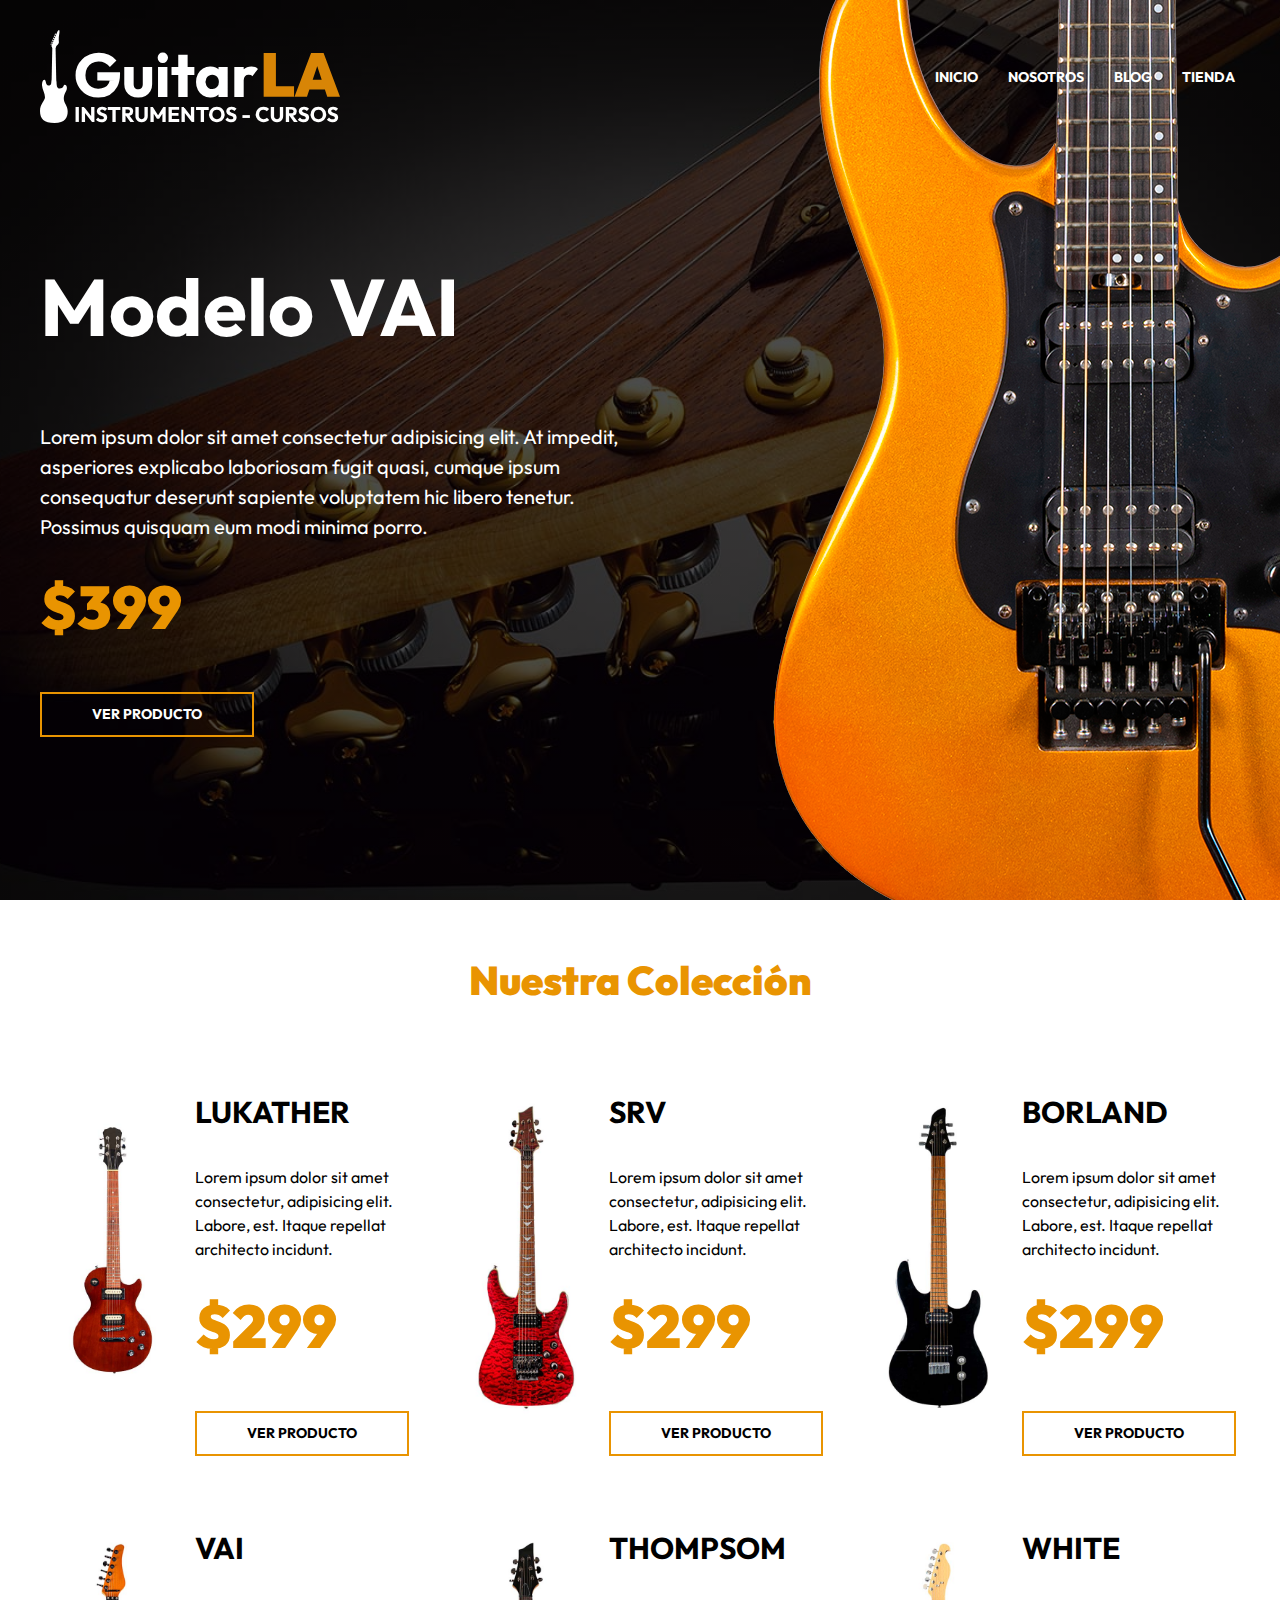
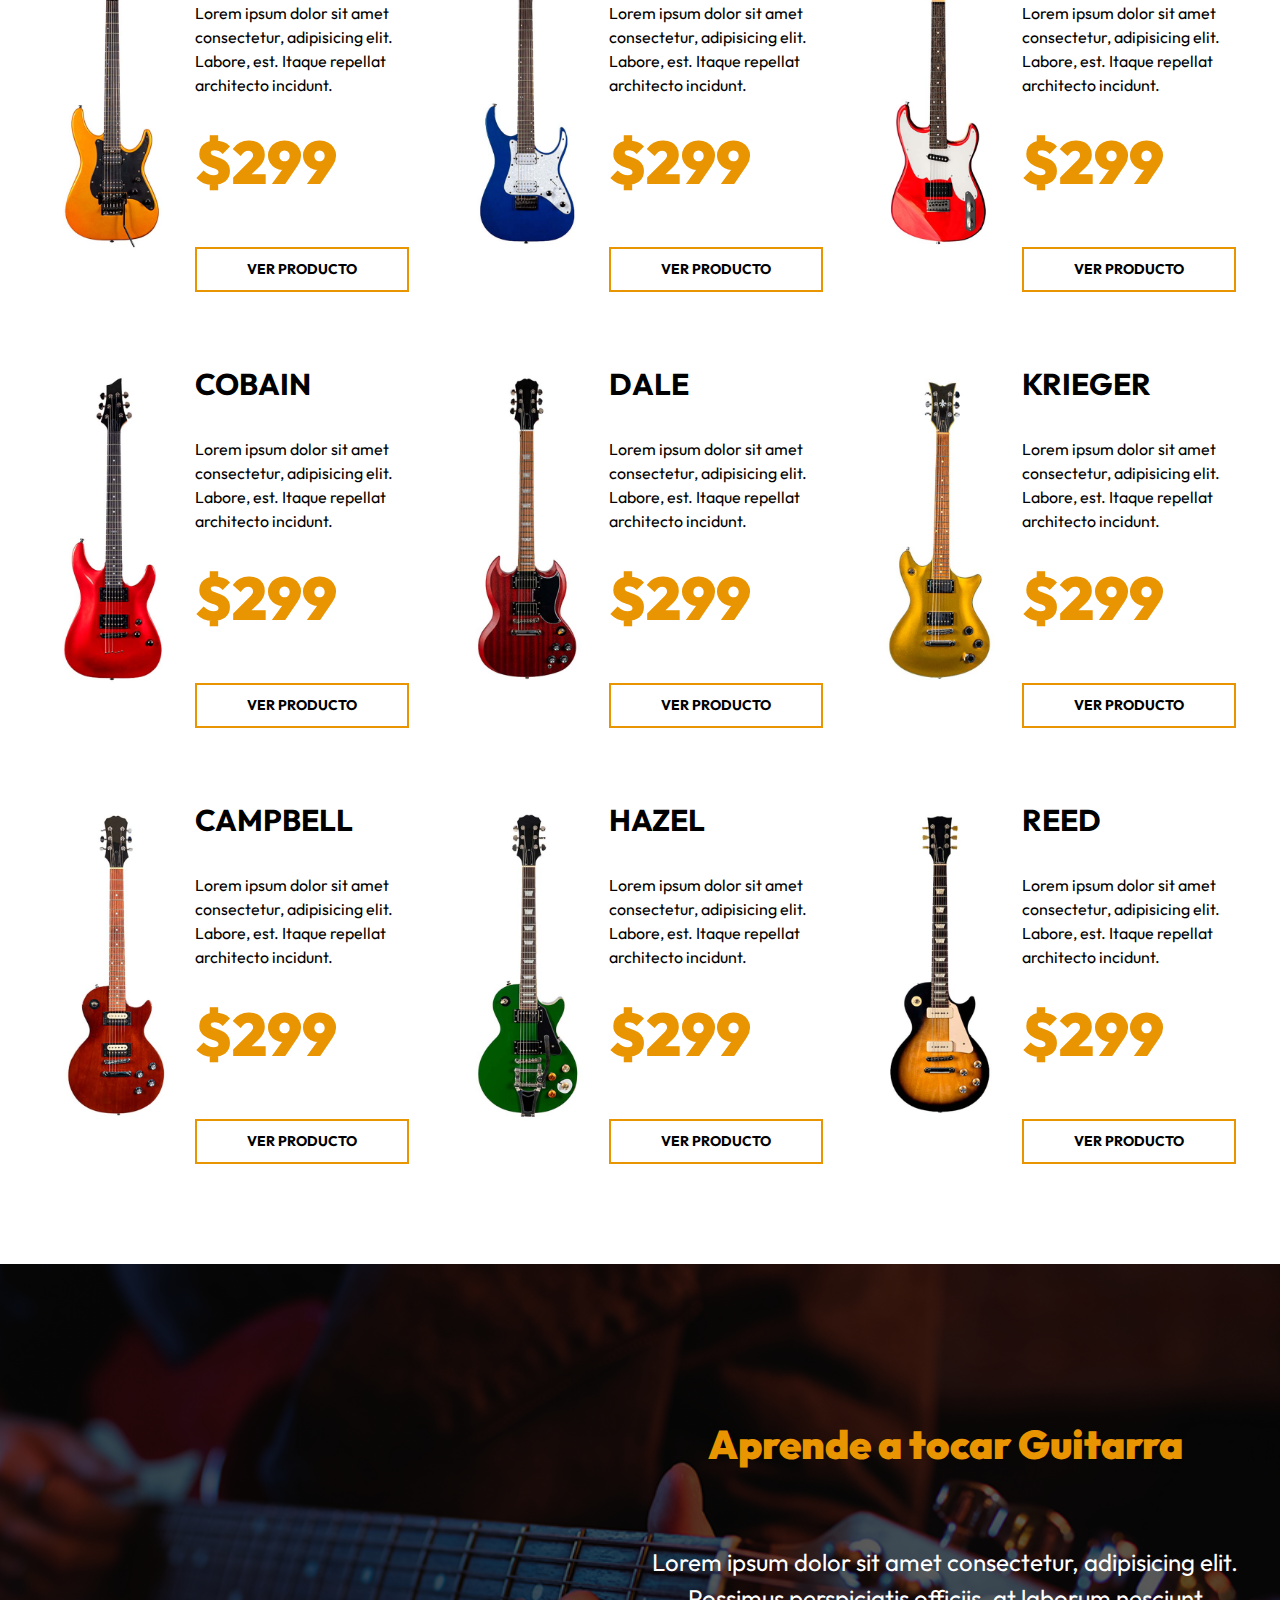
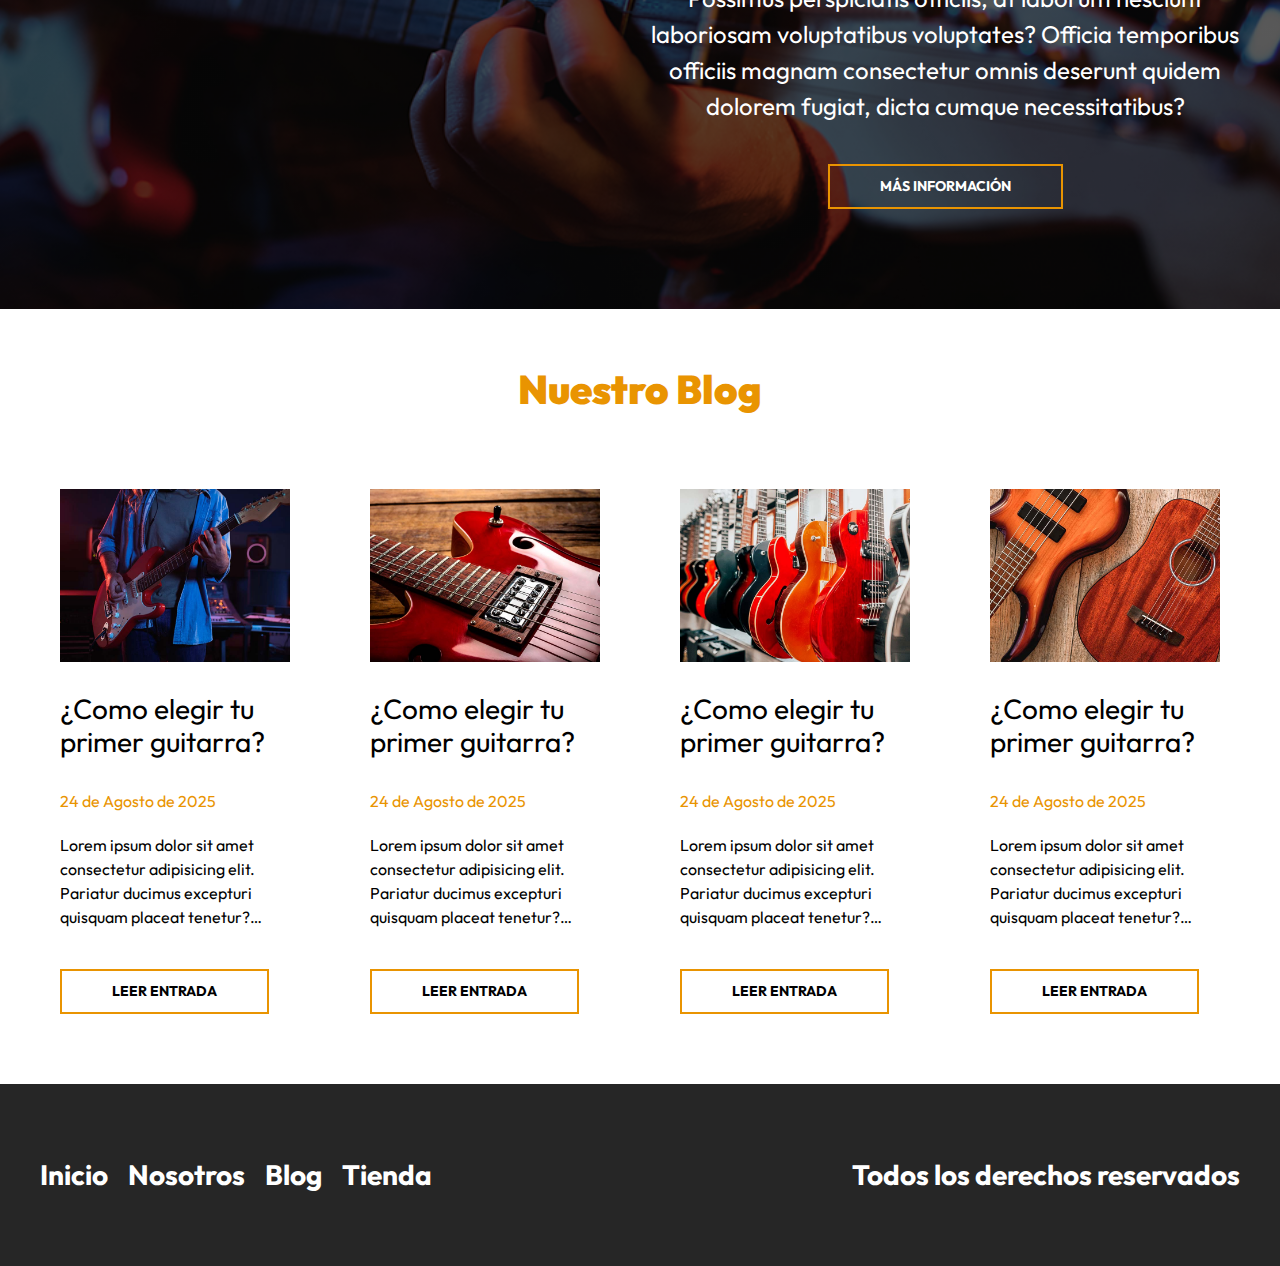
<file: index.html>
<!DOCTYPE html>
<html lang="en">

<head>
    <meta charset="UTF-8">
    <meta http-equiv="X-UA-Compatible" content="IE=edge">
    <meta name="viewport" content="width=device-width, initial-scale=1.0">
    <title>GuitarLA</title>
    <link rel="preconnect" href="https://fonts.googleapis.com">
    <link rel="preconnect" href="https://fonts.gstatic.com" crossorigin>
    <link href="https://fonts.googleapis.com/css2?family=Outfit:wght@400;700;900&display=swap" rel="stylesheet">
    <link rel="stylesheet" href="css/index.css">
</head>

<body>
    <header id="header">
        <div class="header-container">
            <div class="header-content">
                <a class="header-logo" href="#">
                    <img src="./assets/img/logo.svg" alt="imagen logo">
                </a>

                <nav>
                    <ul class="nav-menu">
                        <li><a href="index.html">Inicio</a></li>
                        <li><a href="nosotros.html">Nosotros</a></li>
                        <li><a href="blog.html">Blog</a></li>
                        <li><a href="tienda.html">Tienda</a></li>
                    </ul>
                </nav>
            </div>
        </div>
    </header>

    <section id="hero" class="hero-full">
        <div class="hero-container">
            <div class="hero-content">
                <div class="hero-text">
                    <h1>Modelo VAI</h1>
                    <p>Lorem ipsum dolor sit amet consectetur adipisicing elit. At impedit, asperiores explicabo
                        laboriosam fugit quasi, cumque ipsum consequatur deserunt sapiente voluptatem hic libero
                        tenetur. Possimus quisquam eum modi minima porro.</p>
                    <p class="price">$399</p>
                    <a class="btn" href="producto.html">Ver Producto</a>
                </div>

                <img class="hero-image" src="./assets/img/header_guitarra.png" alt="">
            </div>
        </div>
    </section>

    <section id="productos">
        <div class="productos-container">
            <h2 class="productos-heading">Nuestra Colección</h2>
            <div class="productos-content">
                <div class="producto">
                    <img src="./assets/img/guitarra_01.jpg" alt="guitarra 1">

                    <div class="producto-info">
                        <h3>Lukather</h3>
                        <p>Lorem ipsum dolor sit amet consectetur, adipisicing elit. Labore, est. Itaque repellat
                            architecto incidunt.</p>
                        <p class="producto-precio">$299</p>
                        <a class="btn" href="producto.html">Ver Producto</a>
                    </div>
                </div>
                <div class="producto">
                    <img src="./assets/img/guitarra_02.jpg" alt="guitarra 2">

                    <div class="producto-info">
                        <h3>Srv</h3>
                        <p>Lorem ipsum dolor sit amet consectetur, adipisicing elit. Labore, est. Itaque repellat
                            architecto incidunt.</p>
                        <p class="producto-precio">$299</p>
                        <a class="btn" href="producto.html">Ver Producto</a>
                    </div>
                </div>
                <div class="producto">
                    <img src="./assets/img/guitarra_03.jpg" alt="guitarra 3">

                    <div class="producto-info">
                        <h3>Borland</h3>
                        <p>Lorem ipsum dolor sit amet consectetur, adipisicing elit. Labore, est. Itaque repellat
                            architecto incidunt.</p>
                        <p class="producto-precio">$299</p>
                        <a class="btn" href="producto.html">Ver Producto</a>
                    </div>
                </div>
                <div class="producto">
                    <img src="./assets/img/guitarra_04.jpg" alt="guitarra 4">

                    <div class="producto-info">
                        <h3>Vai</h3>
                        <p>Lorem ipsum dolor sit amet consectetur, adipisicing elit. Labore, est. Itaque repellat
                            architecto incidunt.</p>
                        <p class="producto-precio">$299</p>
                        <a class="btn" href="producto.html">Ver Producto</a>
                    </div>
                </div>
                <div class="producto">
                    <img src="./assets/img/guitarra_05.jpg" alt="guitarra 5">

                    <div class="producto-info">
                        <h3>Thompsom</h3>
                        <p>Lorem ipsum dolor sit amet consectetur, adipisicing elit. Labore, est. Itaque repellat
                            architecto incidunt.</p>
                        <p class="producto-precio">$299</p>
                        <a class="btn" href="producto.html">Ver Producto</a>
                    </div>
                </div>
                <div class="producto">
                    <img src="./assets/img/guitarra_06.jpg" alt="guitarra 6">

                    <div class="producto-info">
                        <h3>White</h3>
                        <p>Lorem ipsum dolor sit amet consectetur, adipisicing elit. Labore, est. Itaque repellat
                            architecto incidunt.</p>
                        <p class="producto-precio">$299</p>
                        <a class="btn" href="producto.html">Ver Producto</a>
                    </div>
                </div>
                <div class="producto">
                    <img src="./assets/img/guitarra_07.jpg" alt="guitarra 7">

                    <div class="producto-info">
                        <h3>Cobain</h3>
                        <p>Lorem ipsum dolor sit amet consectetur, adipisicing elit. Labore, est. Itaque repellat
                            architecto incidunt.</p>
                        <p class="producto-precio">$299</p>
                        <a class="btn" href="producto.html">Ver Producto</a>
                    </div>
                </div>
                <div class="producto">
                    <img src="./assets/img/guitarra_08.jpg" alt="guitarra 8">

                    <div class="producto-info">
                        <h3>Dale</h3>
                        <p>Lorem ipsum dolor sit amet consectetur, adipisicing elit. Labore, est. Itaque repellat
                            architecto incidunt.</p>
                        <p class="producto-precio">$299</p>
                        <a class="btn" href="producto.html">Ver Producto</a>
                    </div>
                </div>
                <div class="producto">
                    <img src="./assets/img/guitarra_09.jpg" alt="guitarra 9">

                    <div class="producto-info">
                        <h3>Krieger</h3>
                        <p>Lorem ipsum dolor sit amet consectetur, adipisicing elit. Labore, est. Itaque repellat
                            architecto incidunt.</p>
                        <p class="producto-precio">$299</p>
                        <a class="btn" href="producto.html">Ver Producto</a>
                    </div>
                </div>
                <div class="producto">
                    <img src="./assets/img/guitarra_10.jpg" alt="guitarra 10">

                    <div class="producto-info">
                        <h3>Campbell</h3>
                        <p>Lorem ipsum dolor sit amet consectetur, adipisicing elit. Labore, est. Itaque repellat
                            architecto incidunt.</p>
                        <p class="producto-precio">$299</p>
                        <a class="btn" href="producto.html">Ver Producto</a>
                    </div>
                </div>
                <div class="producto">
                    <img src="./assets/img/guitarra_12.jpg" alt="guitarra 12">

                    <div class="producto-info">
                        <h3>Hazel</h3>
                        <p>Lorem ipsum dolor sit amet consectetur, adipisicing elit. Labore, est. Itaque repellat
                            architecto incidunt.</p>
                        <p class="producto-precio">$299</p>
                        <a class="btn" href="producto.html">Ver Producto</a>
                    </div>
                </div>
                <div class="producto">
                    <img src="./assets/img/guitarra_11.jpg" alt="guitarra 11">

                    <div class="producto-info">
                        <h3>Reed</h3>
                        <p>Lorem ipsum dolor sit amet consectetur, adipisicing elit. Labore, est. Itaque repellat
                            architecto incidunt.</p>
                        <p class="producto-precio">$299</p>
                        <a class="btn" href="producto.html">Ver Producto</a>
                    </div>
                </div>
            </div>
    </section>

    <section id="cursos">
        <div class="cursos-container">
            <div class="cursos-content">
                <div class="curso-info">
                    <h2 class="cursos-heading">Aprende a tocar Guitarra</h2>
                    <p>Lorem ipsum dolor sit amet consectetur, adipisicing elit. Possimus perspiciatis officiis, at
                        laborum
                        nesciunt laboriosam voluptatibus voluptates? Officia temporibus officiis magnam consectetur
                        omnis
                        deserunt quidem dolorem fugiat, dicta cumque necessitatibus?</p>
                    <a class="btn" href="cursos.html">Más información</a>
                </div>
            </div>
        </div>
    </section>

    <section id="blog">
        <div class="blog-container">
            <h2 class="blog-heading">Nuestro Blog</h2>
            <div class="blog-content">
                <article class="blog-article">
                    <img src="./assets/img/blog_1.jpg" alt="">

                    <div>
                        <h3>¿Como elegir tu primer guitarra?</h3>
                        <p class="article-fecha">24 de Agosto de 2025</p>
                        <p class="article-text">Lorem ipsum dolor sit amet consectetur adipisicing elit. Pariatur
                            ducimus excepturi quisquam
                            placeat tenetur? Sequi repudiandae veniam voluptates temporibus dolor, rerum repellendus
                            dignissimos similique quo quam blanditiis minima earum ea.</p>
                    </div>
                    <a href="" class="btn">Leer entrada</a>
                </article>
                <article class="blog-article">
                    <img src="./assets/img/blog_2.jpg" alt="">

                    <div>
                        <h3>¿Como elegir tu primer guitarra?</h3>
                        <p class="article-fecha">24 de Agosto de 2025</p>
                        <p class="article-text">Lorem ipsum dolor sit amet consectetur adipisicing elit. Pariatur
                            ducimus excepturi quisquam
                            placeat tenetur? Sequi repudiandae veniam voluptates temporibus dolor, rerum repellendus
                            dignissimos similique quo quam blanditiis minima earum ea.</p>
                    </div>
                    <a href="" class="btn">Leer entrada</a>
                </article>
                <article class="blog-article">
                    <img src="./assets/img/blog_3.jpg" alt="">

                    <div>
                        <h3>¿Como elegir tu primer guitarra?</h3>
                        <p class="article-fecha">24 de Agosto de 2025</p>
                        <p class="article-text">Lorem ipsum dolor sit amet consectetur adipisicing elit. Pariatur
                            ducimus excepturi quisquam
                            placeat tenetur? Sequi repudiandae veniam voluptates temporibus dolor, rerum repellendus
                            dignissimos similique quo quam blanditiis minima earum ea.</p>
                    </div>
                    <a href="" class="btn">Leer entrada</a>
                </article>
                <article class="blog-article">
                    <img src="./assets/img/blog_4.jpg" alt="">

                    <div>
                        <h3>¿Como elegir tu primer guitarra?</h3>
                        <p class="article-fecha">24 de Agosto de 2025</p>
                        <p class="article-text">Lorem ipsum dolor sit amet consectetur adipisicing elit. Pariatur
                            ducimus excepturi quisquam
                            placeat tenetur? Sequi repudiandae veniam voluptates temporibus dolor, rerum repellendus
                            dignissimos similique quo quam blanditiis minima earum ea.</p>
                    </div>
                    <a href="" class="btn">Leer entrada</a>
                </article>
            </div>
        </div>
    </section>

    <footer id="footer">
        <div class="footer-container">
            <div class="footer-content">
                <nav class="footer-nav">
                    <ul>
                        <li><a href="">Inicio</a></li>
                        <li><a href="">Nosotros</a></li>
                        <li><a href="">Blog</a></li>
                        <li><a href="">Tienda</a></li>
                    </ul>
                </nav>
                <p class="footer-copyright">Todos los derechos reservados</p>
            </div>
        </div>
    </footer>
</body>

</html>
</file>
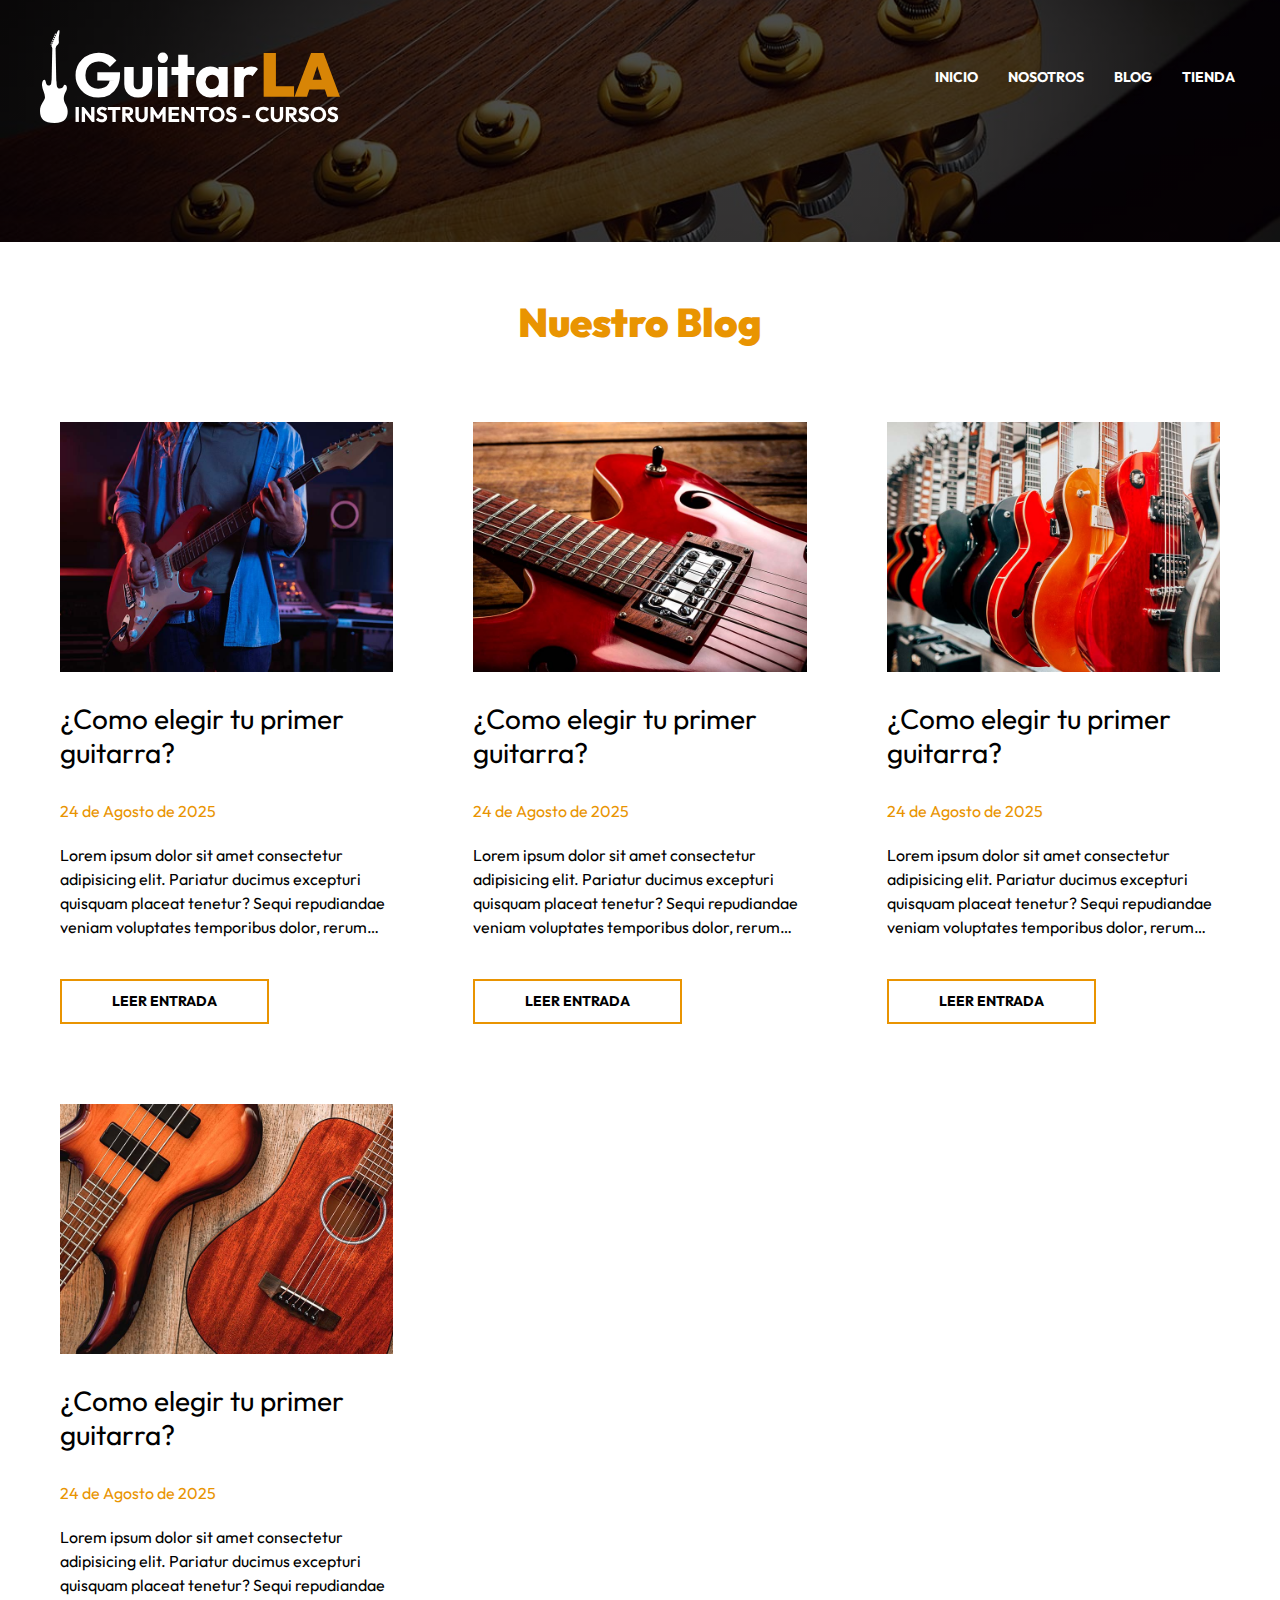
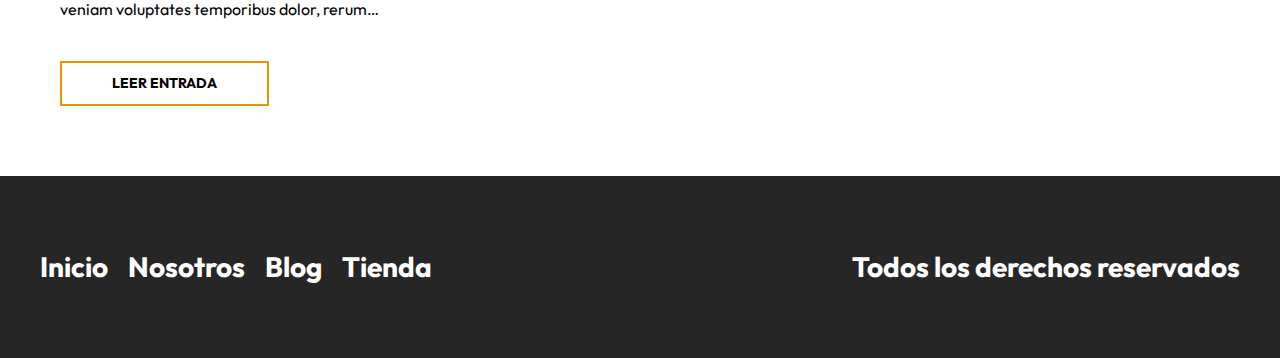
<file: blog.html>
<!DOCTYPE html>
<html lang="en">

<head>
    <meta charset="UTF-8">
    <meta http-equiv="X-UA-Compatible" content="IE=edge">
    <meta name="viewport" content="width=device-width, initial-scale=1.0">
    <title>GuitarLA: Blog</title>
    <link rel="preconnect" href="https://fonts.googleapis.com">
    <link rel="preconnect" href="https://fonts.gstatic.com" crossorigin>
    <link href="https://fonts.googleapis.com/css2?family=Outfit:wght@400;700;900&display=swap" rel="stylesheet">
    <link rel="stylesheet" href="css/index.css">
</head>

<body>
    <header id="header">
        <div class="header-container">
            <div class="header-content">
                <a class="header-logo" href="#">
                    <img src="./assets/img/logo.svg" alt="imagen logo">
                </a>

                <nav>
                    <ul class="nav-menu">
                        <li><a href="index.html">Inicio</a></li>
                        <li><a href="nosotros.html">Nosotros</a></li>
                        <li><a href="blog.html">Blog</a></li>
                        <li><a href="tienda.html">Tienda</a></li>
                    </ul>
                </nav>
            </div>
        </div>
    </header>

    <section id="hero">
        <div class="hero-container">
        </div>
    </section>


    <section id="blog">
        <div class="blog-container">
            <h2 class="productos-heading">Nuestro Blog</h2>
            <div class="blog-content blog-content-modifier">
                <article class="blog-article">
                    <img src="./assets/img/blog_1.jpg" alt="">

                    <div>
                        <h3>¿Como elegir tu primer guitarra?</h3>
                        <p class="article-fecha">24 de Agosto de 2025</p>
                        <p class="article-text">Lorem ipsum dolor sit amet consectetur adipisicing elit. Pariatur
                            ducimus excepturi quisquam
                            placeat tenetur? Sequi repudiandae veniam voluptates temporibus dolor, rerum repellendus
                            dignissimos similique quo quam blanditiis minima earum ea.</p>
                    </div>
                    <a href="entrada.html" class="btn">Leer entrada</a>
                </article>
                <article class="blog-article">
                    <img src="./assets/img/blog_2.jpg" alt="">

                    <div>
                        <h3>¿Como elegir tu primer guitarra?</h3>
                        <p class="article-fecha">24 de Agosto de 2025</p>
                        <p class="article-text">Lorem ipsum dolor sit amet consectetur adipisicing elit. Pariatur
                            ducimus excepturi quisquam
                            placeat tenetur? Sequi repudiandae veniam voluptates temporibus dolor, rerum repellendus
                            dignissimos similique quo quam blanditiis minima earum ea.</p>
                    </div>
                    <a href="entrada.html" class="btn">Leer entrada</a>

                </article>
                <article class="blog-article">
                    <img src="./assets/img/blog_3.jpg" alt="">

                    <div>
                        <h3>¿Como elegir tu primer guitarra?</h3>
                        <p class="article-fecha">24 de Agosto de 2025</p>
                        <p class="article-text">Lorem ipsum dolor sit amet consectetur adipisicing elit. Pariatur
                            ducimus excepturi quisquam
                            placeat tenetur? Sequi repudiandae veniam voluptates temporibus dolor, rerum repellendus
                            dignissimos similique quo quam blanditiis minima earum ea.</p>
                    </div>
                    <a href="entrada.html" class="btn">Leer entrada</a>

                </article>
                <article class="blog-article">
                    <img src="./assets/img/blog_4.jpg" alt="">

                    <div>
                        <h3>¿Como elegir tu primer guitarra?</h3>
                        <p class="article-fecha">24 de Agosto de 2025</p>
                        <p class="article-text">Lorem ipsum dolor sit amet consectetur adipisicing elit. Pariatur
                            ducimus excepturi quisquam
                            placeat tenetur? Sequi repudiandae veniam voluptates temporibus dolor, rerum repellendus
                            dignissimos similique quo quam blanditiis minima earum ea.</p>
                    </div>
                    <a href="entrada.html" class="btn">Leer entrada</a>

                </article>
            </div>
    </section>

    <footer id="footer">
        <div class="footer-container">
            <div class="footer-content">
                <nav class="footer-nav">
                    <ul>
                        <li><a href="index.html">Inicio</a></li>
                        <li><a href="nosotros.html">Nosotros</a></li>
                        <li><a href="blog.html">Blog</a></li>
                        <li><a href="tienda.html">Tienda</a></li>
                    </ul>
                </nav>
                <p class="footer-copyright">Todos los derechos reservados</p>
            </div>
        </div>
    </footer>
</body>

</html>
</file>
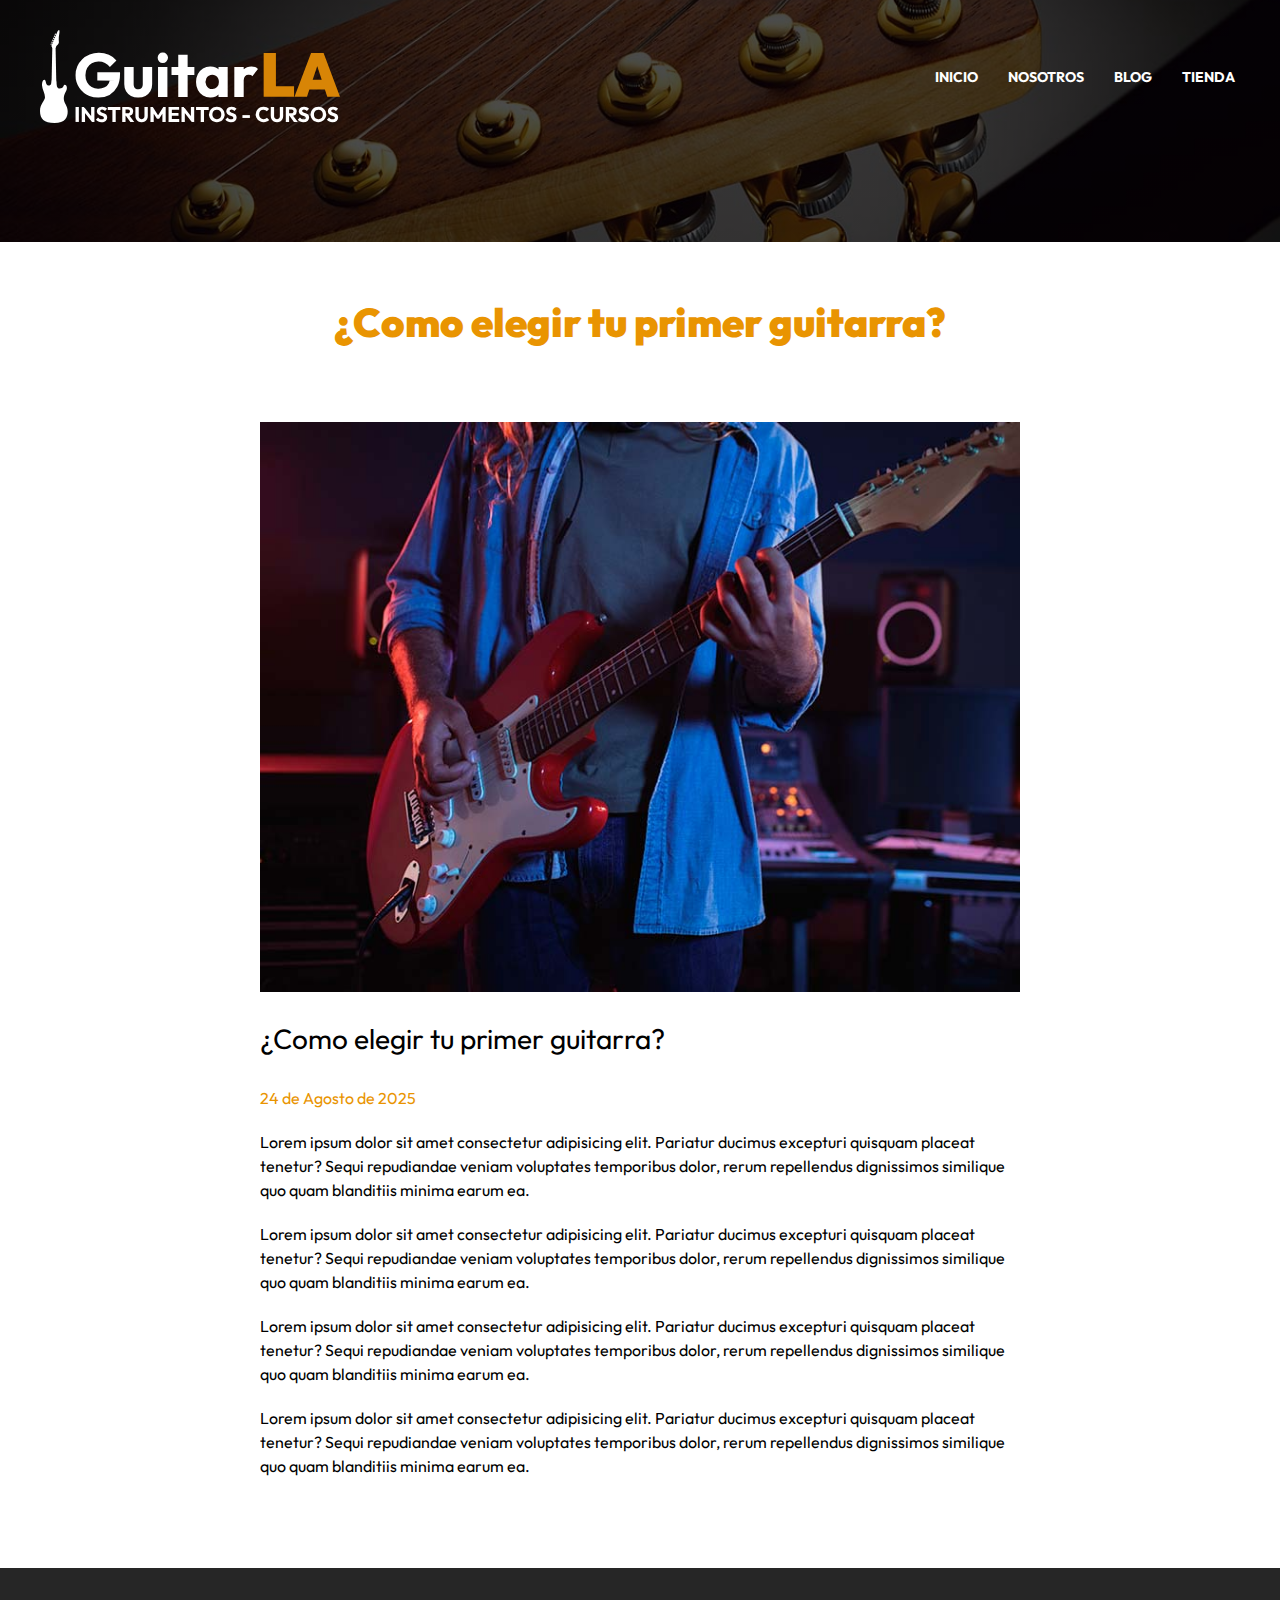
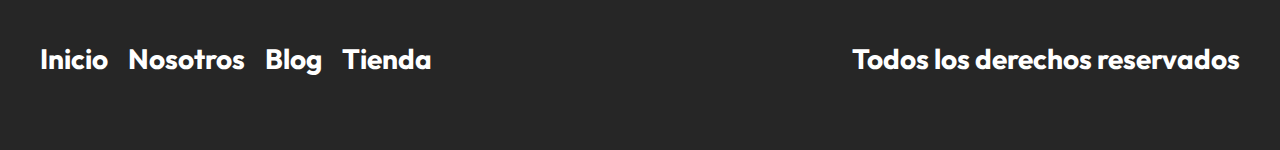
<file: entrada.html>
<!DOCTYPE html>
<html lang="en">

<head>
    <meta charset="UTF-8">
    <meta http-equiv="X-UA-Compatible" content="IE=edge">
    <meta name="viewport" content="width=device-width, initial-scale=1.0">
    <title>GuitarLA: Entrada</title>
    <link rel="preconnect" href="https://fonts.googleapis.com">
    <link rel="preconnect" href="https://fonts.gstatic.com" crossorigin>
    <link href="https://fonts.googleapis.com/css2?family=Outfit:wght@400;700;900&display=swap" rel="stylesheet">
    <link rel="stylesheet" href="css/index.css">
</head>

<body>
    <header id="header">
        <div class="header-container">
            <div class="header-content">
                <a class="header-logo" href="#">
                    <img src="./assets/img/logo.svg" alt="imagen logo">
                </a>

                <nav>
                    <ul class="nav-menu">
                        <li><a href="index.html">Inicio</a></li>
                        <li><a href="nosotros.html">Nosotros</a></li>
                        <li><a href="blog.html">Blog</a></li>
                        <li><a href="tienda.html">Tienda</a></li>
                    </ul>
                </nav>
            </div>
        </div>
    </header>

    <section id="hero">
        <div class="hero-container">
        </div>
    </section>


    <section id="entrada">
        <div class="entrada-container">
            <h2 class="entrada-heading">¿Como elegir tu primer guitarra?</h2>
            <article class="blog-article">
                <img src="./assets/img/blog_1.jpg" alt="">
                <div>
                    <h3>¿Como elegir tu primer guitarra?</h3>
                    <p class="article-fecha">24 de Agosto de 2025</p>
                    <p class="article-text">Lorem ipsum dolor sit amet consectetur adipisicing elit. Pariatur
                        ducimus excepturi quisquam
                        placeat tenetur? Sequi repudiandae veniam voluptates temporibus dolor, rerum repellendus
                        dignissimos similique quo quam blanditiis minima earum ea.</p>
                    <p class="article-text">Lorem ipsum dolor sit amet consectetur adipisicing elit. Pariatur
                        ducimus excepturi quisquam
                        placeat tenetur? Sequi repudiandae veniam voluptates temporibus dolor, rerum repellendus
                        dignissimos similique quo quam blanditiis minima earum ea.</p>
                    <p class="article-text">Lorem ipsum dolor sit amet consectetur adipisicing elit. Pariatur
                        ducimus excepturi quisquam
                        placeat tenetur? Sequi repudiandae veniam voluptates temporibus dolor, rerum repellendus
                        dignissimos similique quo quam blanditiis minima earum ea.</p>
                    <p class="article-text">Lorem ipsum dolor sit amet consectetur adipisicing elit. Pariatur
                        ducimus excepturi quisquam
                        placeat tenetur? Sequi repudiandae veniam voluptates temporibus dolor, rerum repellendus
                        dignissimos similique quo quam blanditiis minima earum ea.</p>
                </div>
            </article>
    </section>

    <footer id="footer">
        <div class="footer-container">
            <div class="footer-content">
                <nav class="footer-nav">
                    <ul>
                        <li><a href="">Inicio</a></li>
                        <li><a href="">Nosotros</a></li>
                        <li><a href="">Blog</a></li>
                        <li><a href="">Tienda</a></li>
                    </ul>
                </nav>
                <p class="footer-copyright">Todos los derechos reservados</p>
            </div>
        </div>
    </footer>
</body>

</html>
</file>
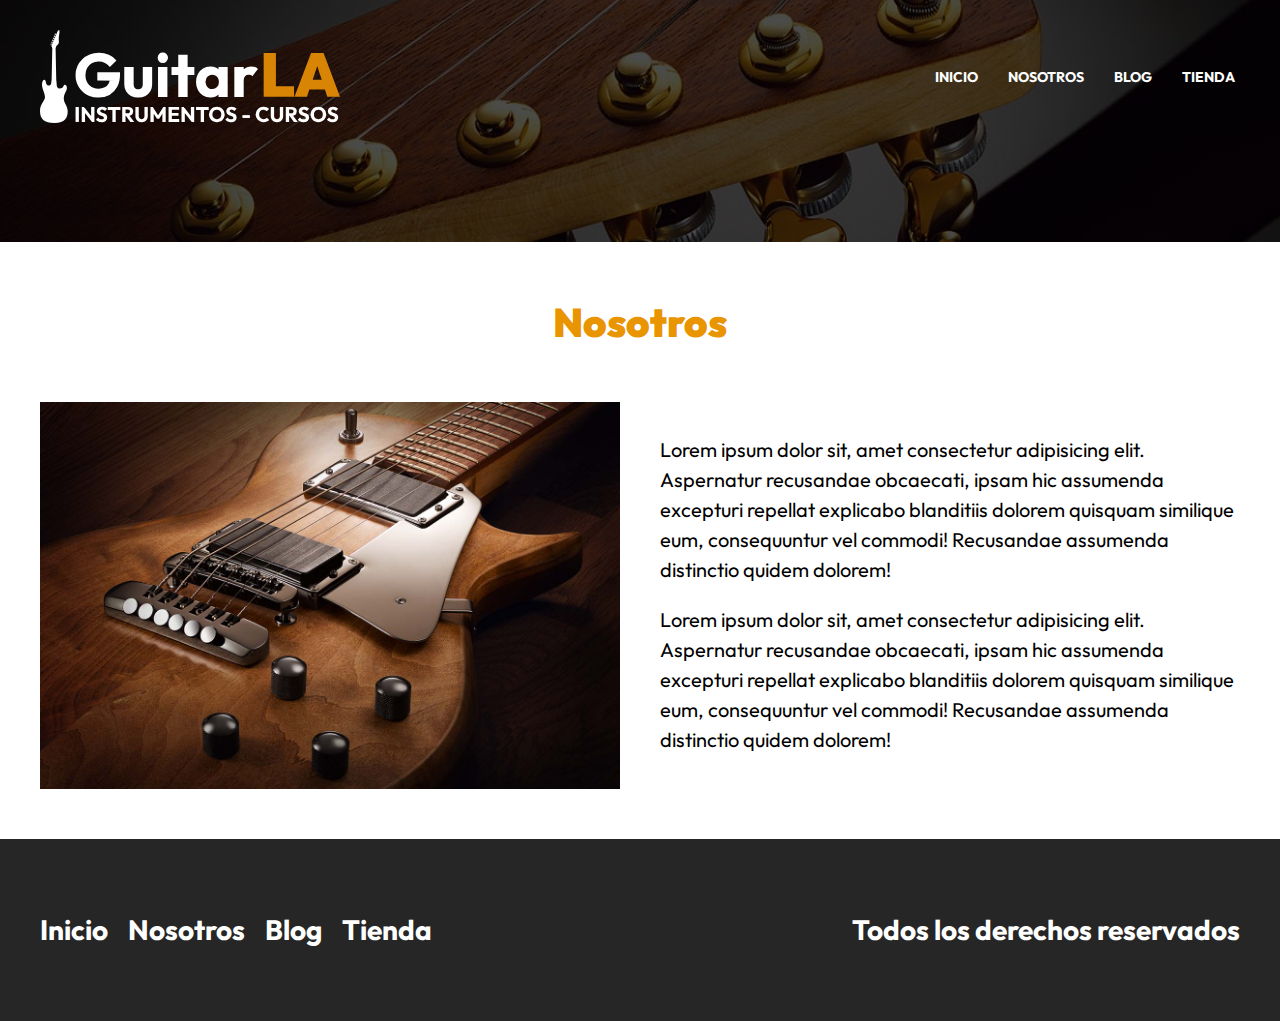
<file: nosotros.html>
<!DOCTYPE html>
<html lang="en">

<head>
    <meta charset="UTF-8">
    <meta http-equiv="X-UA-Compatible" content="IE=edge">
    <meta name="viewport" content="width=device-width, initial-scale=1.0">
    <title>GuitarLA: Nosotros</title>
    <link rel="preconnect" href="https://fonts.googleapis.com">
    <link rel="preconnect" href="https://fonts.gstatic.com" crossorigin>
    <link href="https://fonts.googleapis.com/css2?family=Outfit:wght@400;700;900&display=swap" rel="stylesheet">
    <link rel="stylesheet" href="css/index.css">
</head>

<body>
    <header id="header">
        <div class="header-container">
            <div class="header-content">
                <a class="header-logo" href="#">
                    <img src="./assets/img/logo.svg" alt="imagen logo">
                </a>

                <nav>
                    <ul class="nav-menu">
                        <li><a href="index.html">Inicio</a></li>
                        <li><a href="nosotros.html">Nosotros</a></li>
                        <li><a href="blog.html">Blog</a></li>
                        <li><a href="tienda.html">Tienda</a></li>
                    </ul>
                </nav>
            </div>
        </div>
    </header>

    <section id="hero">
        <div class="hero-container">
        </div>
    </section>


    <section id="nosotros">
        <div class="nosotros-container">
            <h2 class="nosotros-heading">Nosotros</h2>
            <div class="nosotros-content">
                <img src="./assets/img/nosotros.jpg" alt="">

                <div class="nosotros-text">
                    <p>Lorem ipsum dolor sit, amet consectetur adipisicing elit. Aspernatur recusandae obcaecati, ipsam
                        hic assumenda excepturi repellat explicabo blanditiis dolorem quisquam similique eum,
                        consequuntur vel commodi! Recusandae assumenda distinctio quidem dolorem!
                    </p>

                    <p>
                        Lorem ipsum dolor sit, amet consectetur adipisicing elit. Aspernatur recusandae obcaecati, ipsam
                        hic assumenda excepturi repellat explicabo blanditiis dolorem quisquam similique eum,
                        consequuntur vel commodi! Recusandae assumenda distinctio quidem dolorem!
                    </p>
                </div>
            </div>
    </section>

    <footer id="footer">
        <div class="footer-container">
            <div class="footer-content">
                <nav class="footer-nav">
                    <ul>
                        <li><a href="index.html">Inicio</a></li>
                        <li><a href="nosotros.html">Nosotros</a></li>
                        <li><a href="blog.html">Blog</a></li>
                        <li><a href="tienda.html">Tienda</a></li>
                    </ul>
                </nav>
                <p class="footer-copyright">Todos los derechos reservados</p>
            </div>
        </div>
    </footer>
</body>

</html>
</file>
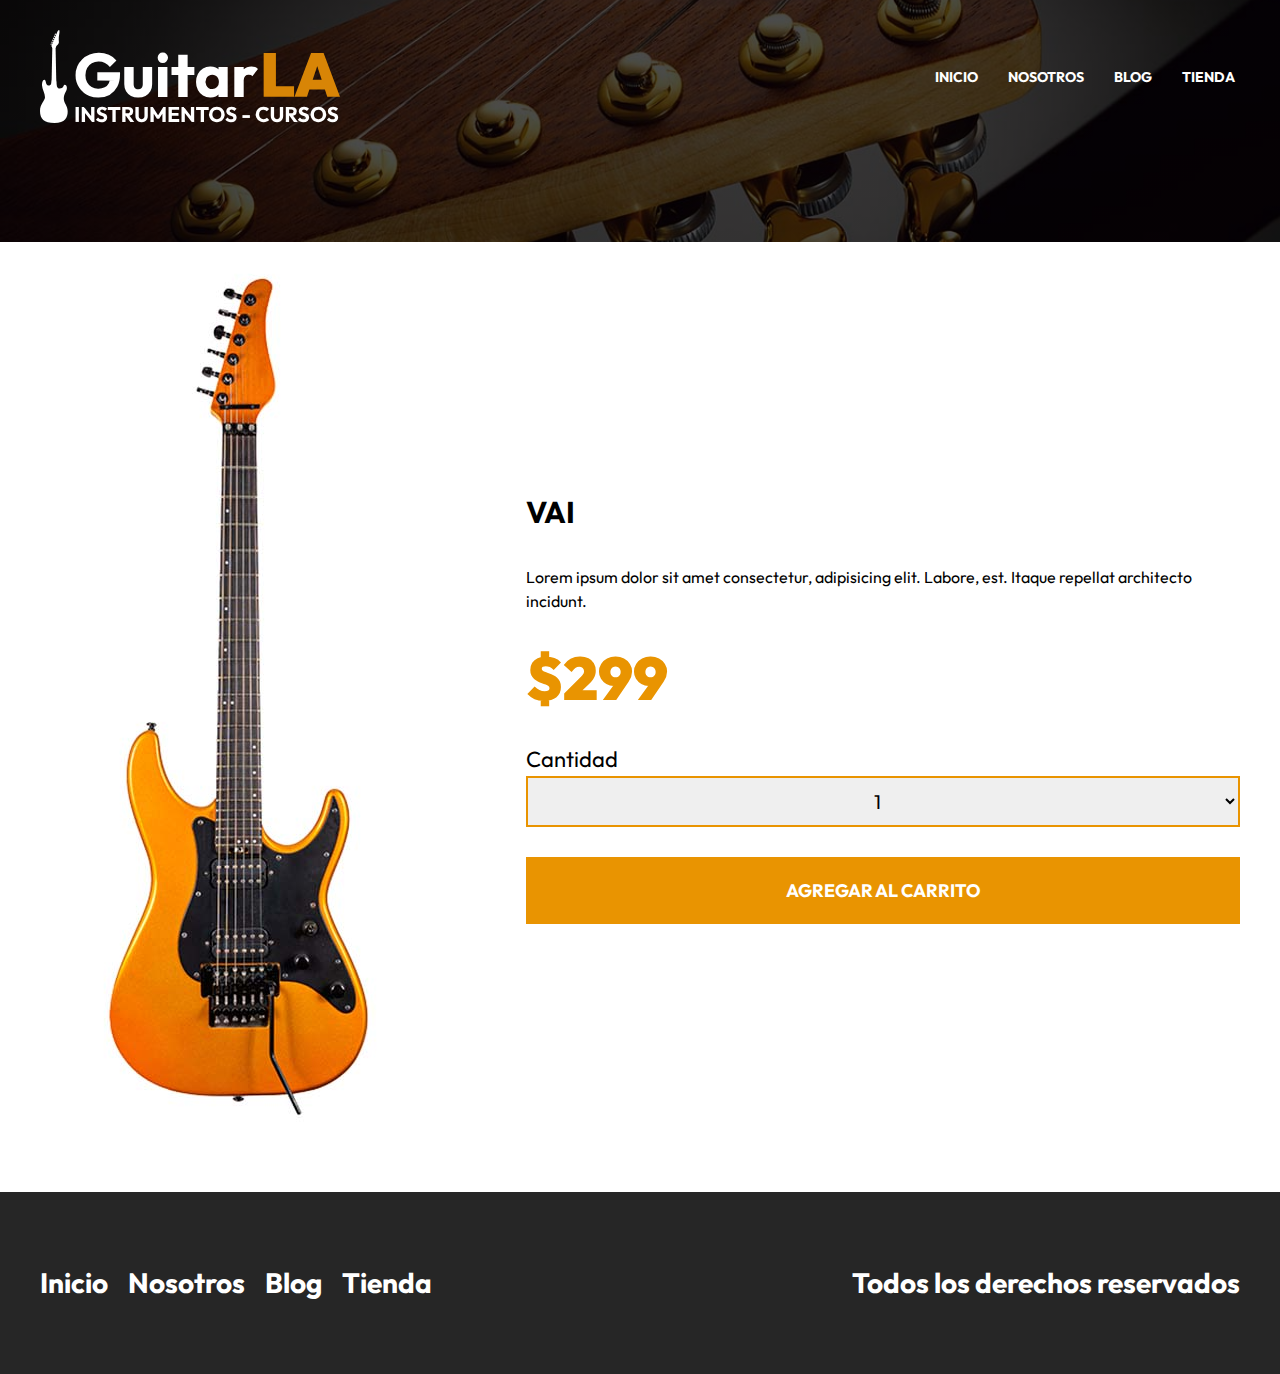
<file: producto.html>
<!DOCTYPE html>
<html lang="en">

<head>
    <meta charset="UTF-8">
    <meta http-equiv="X-UA-Compatible" content="IE=edge">
    <meta name="viewport" content="width=device-width, initial-scale=1.0">
    <title>GuitarLA: Nombre Página</title>
    <link rel="preconnect" href="https://fonts.googleapis.com">
    <link rel="preconnect" href="https://fonts.gstatic.com" crossorigin>
    <link href="https://fonts.googleapis.com/css2?family=Outfit:wght@400;700;900&display=swap" rel="stylesheet">
    <link rel="stylesheet" href="css/index.css">
</head>

<body>
    <header id="header">
        <div class="header-container">
            <div class="header-content">
                <a class="header-logo" href="#">
                    <img src="./assets/img/logo.svg" alt="imagen logo">
                </a>

                <nav>
                    <ul class="nav-menu">
                        <li><a href="index.html">Inicio</a></li>
                        <li><a href="nosotros.html">Nosotros</a></li>
                        <li><a href="blog.html">Blog</a></li>
                        <li><a href="tienda.html">Tienda</a></li>
                </nav>
            </div>
        </div>
    </header>

    <section id="hero">
        <div class="hero-container">
        </div>
    </section>


    <section id="">
        <div class="-container">
            <div class="producto">
                <img src="./assets/img/guitarra_04.jpg" alt="guitarra 4">

                <div class="producto-info">
                    <h3>Vai</h3>
                    <p>Lorem ipsum dolor sit amet consectetur, adipisicing elit. Labore, est. Itaque repellat
                        architecto incidunt.</p>
                    <p class="producto-precio">$299</p>
                    <form class="product-form" action="">
                        <label for="">Cantidad</label>
                        <select name="" id="">
                            <option value="" disabled>--Selecciones--</option>
                            <option value="">1</option>
                            <option value="">2</option>
                            <option value="">3</option>
                            <option value="">4</option>
                            <option value="">5</option>
                            <option value="">6</option>
                            <option value="">7</option>
                            <option value="">8</option>
                            <option value="">9</option>
                            <option value="">10</option>
                        </select>
                        <button class="btn-product" type="submit">Agregar al carrito</button>
                    </form>
                </div>
            </div>
    </section>

    <footer id="footer">
        <div class="footer-container">
            <div class="footer-content">
                <nav class="footer-nav">
                    <ul>
                        <li><a href="index.html">Inicio</a></li>
                        <li><a href="nosotros.html">Nosotros</a></li>
                        <li><a href="blog.html">Blog</a></li>
                        <li><a href="tienda.html">Tienda</a></li>
                </nav>
                <p class="footer-copyright">Todos los derechos reservados</p>
            </div>
        </div>
    </footer>
</body>

</html>
</file>
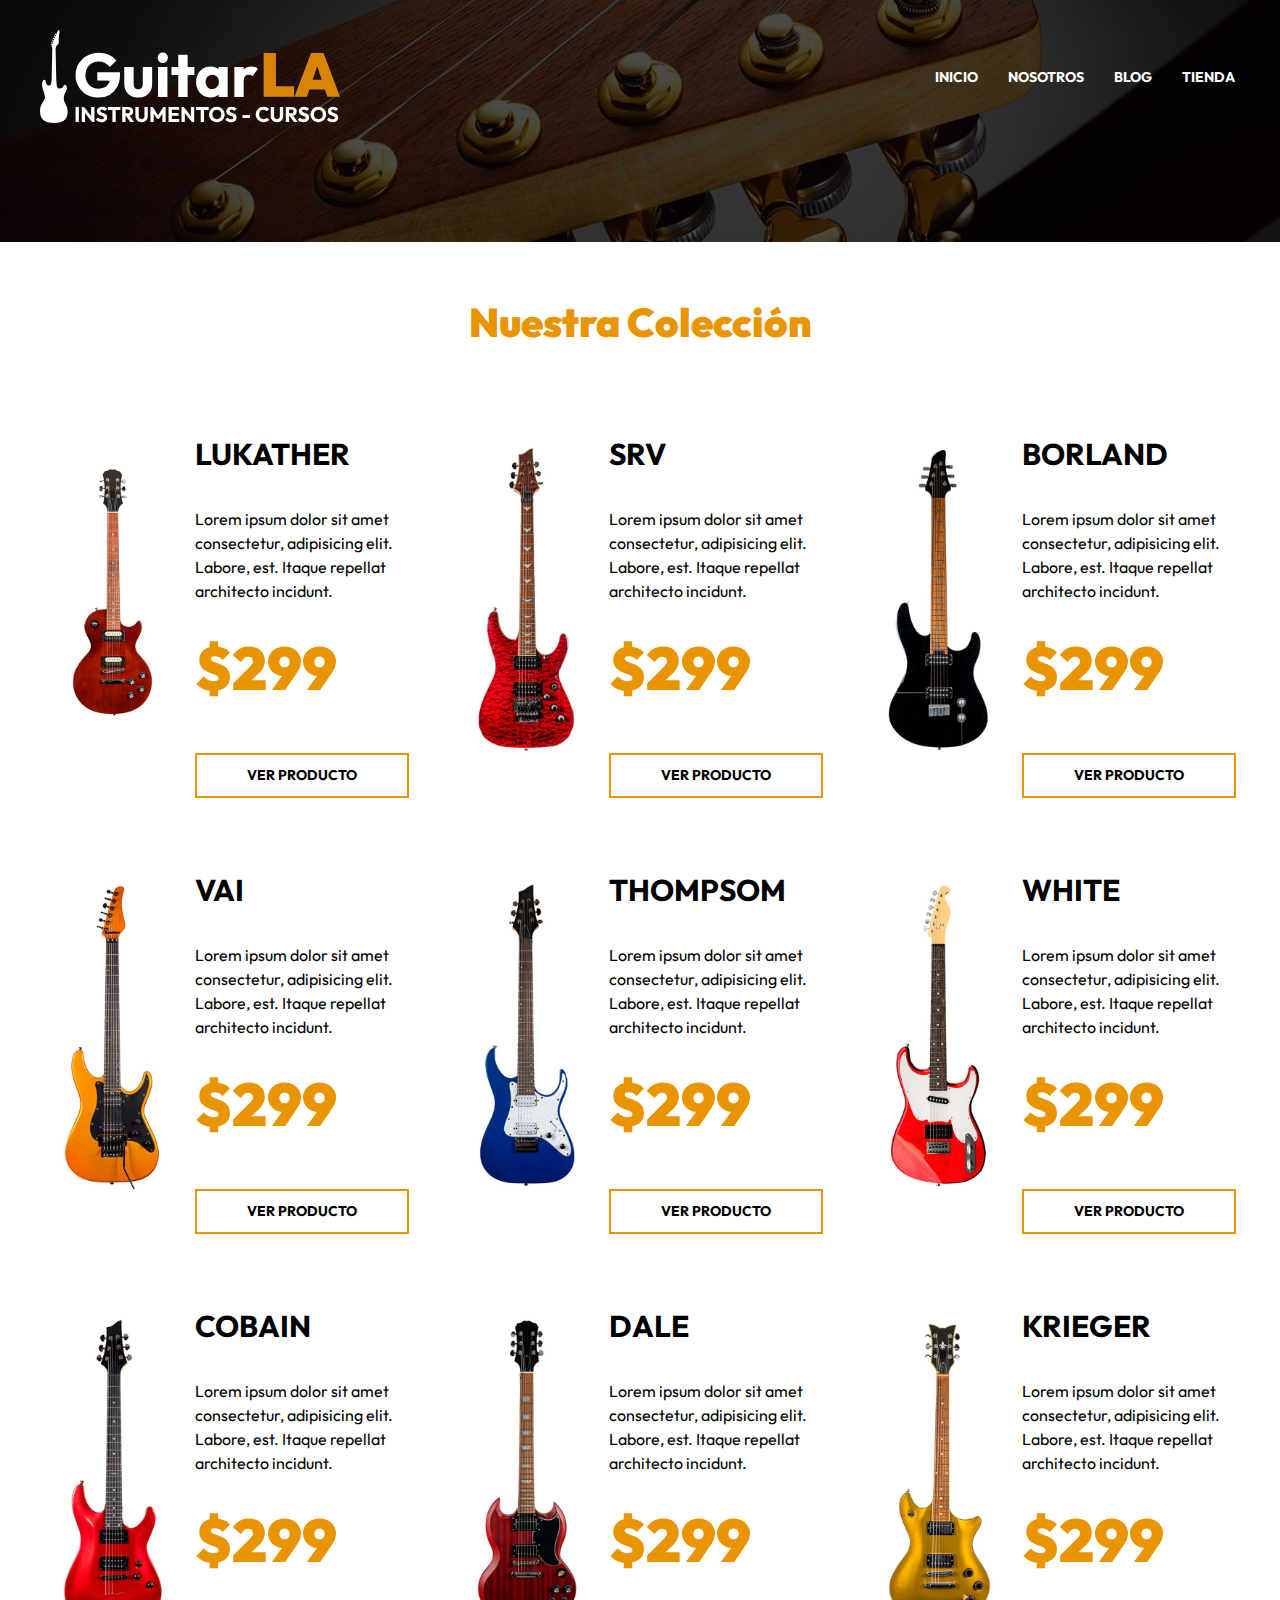
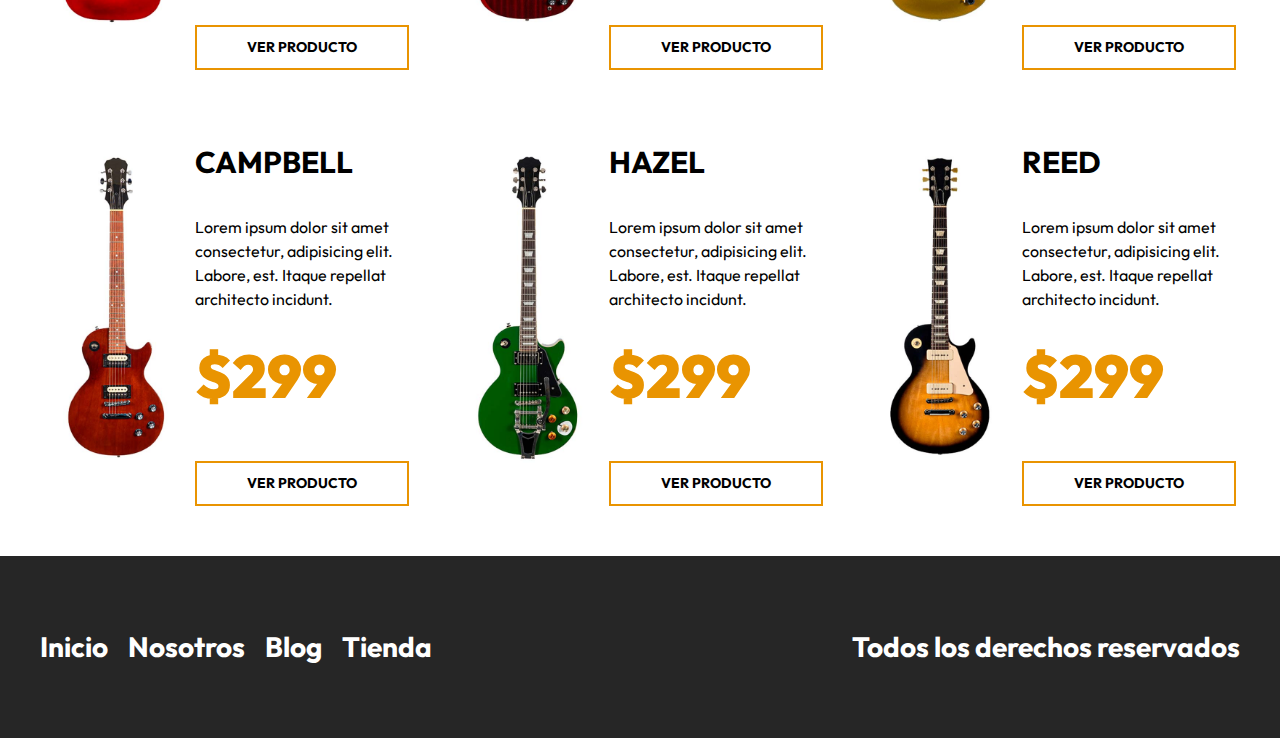
<file: tienda.html>
<!DOCTYPE html>
<html lang="en">

<head>
    <meta charset="UTF-8">
    <meta http-equiv="X-UA-Compatible" content="IE=edge">
    <meta name="viewport" content="width=device-width, initial-scale=1.0">
    <title>GuitarLA: Nuestros Productos</title>
    <link rel="preconnect" href="https://fonts.googleapis.com">
    <link rel="preconnect" href="https://fonts.gstatic.com" crossorigin>
    <link href="https://fonts.googleapis.com/css2?family=Outfit:wght@400;700;900&display=swap" rel="stylesheet">
    <link rel="stylesheet" href="css/index.css">
</head>

<body>
    <header id="header">
        <div class="header-container">
            <div class="header-content">
                <a class="header-logo" href="#">
                    <img src="./assets/img/logo.svg" alt="imagen logo">
                </a>

                <nav>
                    <ul class="nav-menu">
                        <li><a href="index.html">Inicio</a></li>
                        <li><a href="nosotros.html">Nosotros</a></li>
                        <li><a href="blog.html">Blog</a></li>
                        <li><a href="tienda.html">Tienda</a></li>
                    </ul>
                </nav>
            </div>
        </div>
    </header>

    <section id="hero">
        <div class="hero-container">
        </div>
    </section>


    <section id="productos">
        <div class="productos-container">
            <h2 class="productos-heading">Nuestra Colección</h2>
            <div class="productos-content">
                <div class="producto">
                    <img src="./assets/img/guitarra_01.jpg" alt="guitarra 1">

                    <div class="producto-info">
                        <h3>Lukather</h3>
                        <p>Lorem ipsum dolor sit amet consectetur, adipisicing elit. Labore, est. Itaque repellat
                            architecto incidunt.</p>
                        <p class="producto-precio">$299</p>
                        <a class="btn" href="producto.html">Ver Producto</a>
                    </div>
                </div>
                <div class="producto">
                    <img src="./assets/img/guitarra_02.jpg" alt="guitarra 2">

                    <div class="producto-info">
                        <h3>Srv</h3>
                        <p>Lorem ipsum dolor sit amet consectetur, adipisicing elit. Labore, est. Itaque repellat
                            architecto incidunt.</p>
                        <p class="producto-precio">$299</p>
                        <a class="btn" href="producto.html">Ver Producto</a>
                    </div>
                </div>
                <div class="producto">
                    <img src="./assets/img/guitarra_03.jpg" alt="guitarra 3">

                    <div class="producto-info">
                        <h3>Borland</h3>
                        <p>Lorem ipsum dolor sit amet consectetur, adipisicing elit. Labore, est. Itaque repellat
                            architecto incidunt.</p>
                        <p class="producto-precio">$299</p>
                        <a class="btn" href="producto.html">Ver Producto</a>
                    </div>
                </div>
                <div class="producto">
                    <img src="./assets/img/guitarra_04.jpg" alt="guitarra 4">

                    <div class="producto-info">
                        <h3>Vai</h3>
                        <p>Lorem ipsum dolor sit amet consectetur, adipisicing elit. Labore, est. Itaque repellat
                            architecto incidunt.</p>
                        <p class="producto-precio">$299</p>
                        <a class="btn" href="producto.html">Ver Producto</a>
                    </div>
                </div>
                <div class="producto">
                    <img src="./assets/img/guitarra_05.jpg" alt="guitarra 5">

                    <div class="producto-info">
                        <h3>Thompsom</h3>
                        <p>Lorem ipsum dolor sit amet consectetur, adipisicing elit. Labore, est. Itaque repellat
                            architecto incidunt.</p>
                        <p class="producto-precio">$299</p>
                        <a class="btn" href="producto.html">Ver Producto</a>
                    </div>
                </div>
                <div class="producto">
                    <img src="./assets/img/guitarra_06.jpg" alt="guitarra 6">

                    <div class="producto-info">
                        <h3>White</h3>
                        <p>Lorem ipsum dolor sit amet consectetur, adipisicing elit. Labore, est. Itaque repellat
                            architecto incidunt.</p>
                        <p class="producto-precio">$299</p>
                        <a class="btn" href="producto.html">Ver Producto</a>
                    </div>
                </div>
                <div class="producto">
                    <img src="./assets/img/guitarra_07.jpg" alt="guitarra 7">

                    <div class="producto-info">
                        <h3>Cobain</h3>
                        <p>Lorem ipsum dolor sit amet consectetur, adipisicing elit. Labore, est. Itaque repellat
                            architecto incidunt.</p>
                        <p class="producto-precio">$299</p>
                        <a class="btn" href="producto.html">Ver Producto</a>
                    </div>
                </div>
                <div class="producto">
                    <img src="./assets/img/guitarra_08.jpg" alt="guitarra 8">

                    <div class="producto-info">
                        <h3>Dale</h3>
                        <p>Lorem ipsum dolor sit amet consectetur, adipisicing elit. Labore, est. Itaque repellat
                            architecto incidunt.</p>
                        <p class="producto-precio">$299</p>
                        <a class="btn" href="producto.html">Ver Producto</a>
                    </div>
                </div>
                <div class="producto">
                    <img src="./assets/img/guitarra_09.jpg" alt="guitarra 9">

                    <div class="producto-info">
                        <h3>Krieger</h3>
                        <p>Lorem ipsum dolor sit amet consectetur, adipisicing elit. Labore, est. Itaque repellat
                            architecto incidunt.</p>
                        <p class="producto-precio">$299</p>
                        <a class="btn" href="producto.html">Ver Producto</a>
                    </div>
                </div>
                <div class="producto">
                    <img src="./assets/img/guitarra_10.jpg" alt="guitarra 10">

                    <div class="producto-info">
                        <h3>Campbell</h3>
                        <p>Lorem ipsum dolor sit amet consectetur, adipisicing elit. Labore, est. Itaque repellat
                            architecto incidunt.</p>
                        <p class="producto-precio">$299</p>
                        <a class="btn" href="producto.html">Ver Producto</a>
                    </div>
                </div>
                <div class="producto">
                    <img src="./assets/img/guitarra_12.jpg" alt="guitarra 12">

                    <div class="producto-info">
                        <h3>Hazel</h3>
                        <p>Lorem ipsum dolor sit amet consectetur, adipisicing elit. Labore, est. Itaque repellat
                            architecto incidunt.</p>
                        <p class="producto-precio">$299</p>
                        <a class="btn" href="producto.html">Ver Producto</a>
                    </div>
                </div>
                <div class="producto">
                    <img src="./assets/img/guitarra_11.jpg" alt="guitarra 11">

                    <div class="producto-info">
                        <h3>Reed</h3>
                        <p>Lorem ipsum dolor sit amet consectetur, adipisicing elit. Labore, est. Itaque repellat
                            architecto incidunt.</p>
                        <p class="producto-precio">$299</p>
                        <a class="btn" href="producto.html">Ver Producto</a>
                    </div>
                </div>
            </div>
    </section>

    <footer id="footer">
        <div class="footer-container">
            <div class="footer-content">
                <nav class="footer-nav">
                    <ul>
                        <li><a href="index.html">Inicio</a></li>
                        <li><a href="nosotros.html">Nosotros</a></li>
                        <li><a href="blog.html">Blog</a></li>
                        <li><a href="tienda.html">Tienda</a></li>
                </nav>
                <p class="footer-copyright">Todos los derechos reservados</p>
            </div>
        </div>
    </footer>
</body>

</html>
</file>
<file: css/index.css>
@import url(global.css);
@import url(header.css);
@import url(hero.css);
@import url(productos.css);
@import url(cursos.css);
@import url(blog.css);

/* Páginas internas */
@import url(nosotros.css);

/*  */
@import url(footer.css);
</file>
